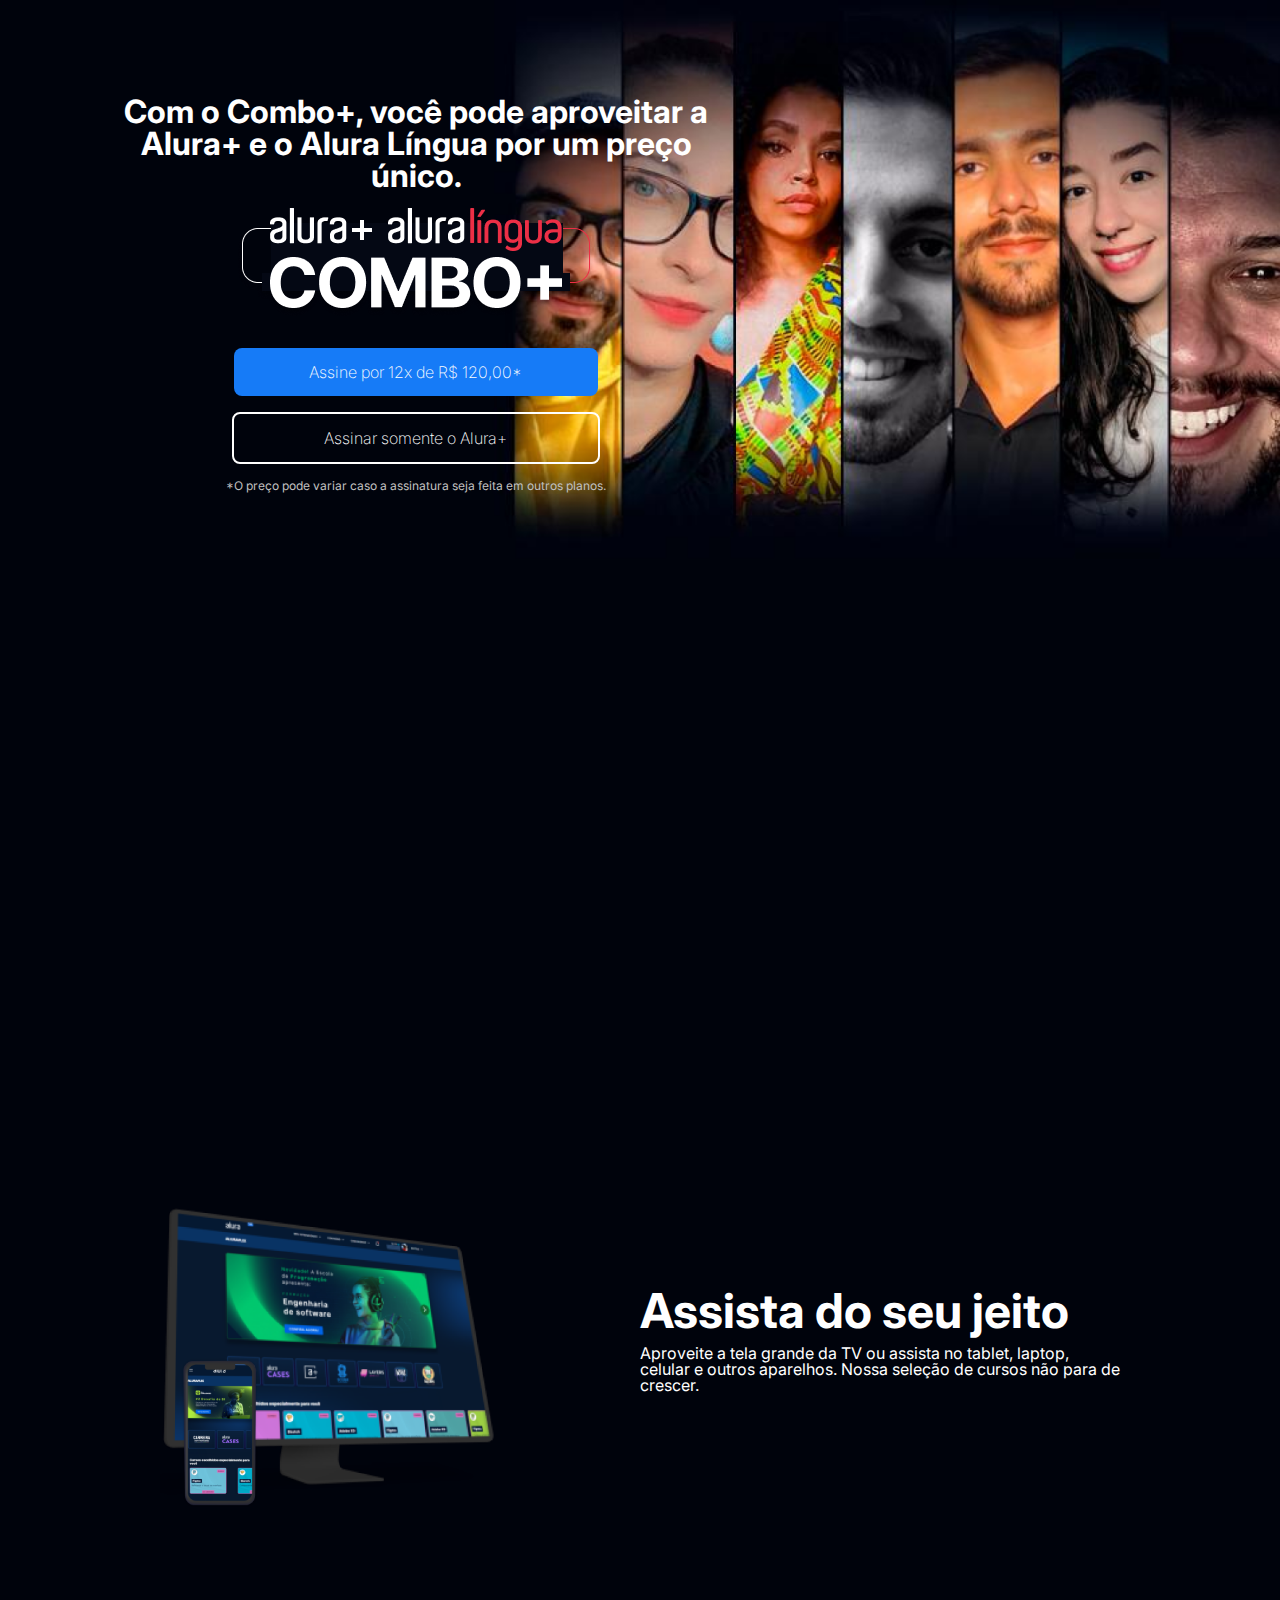
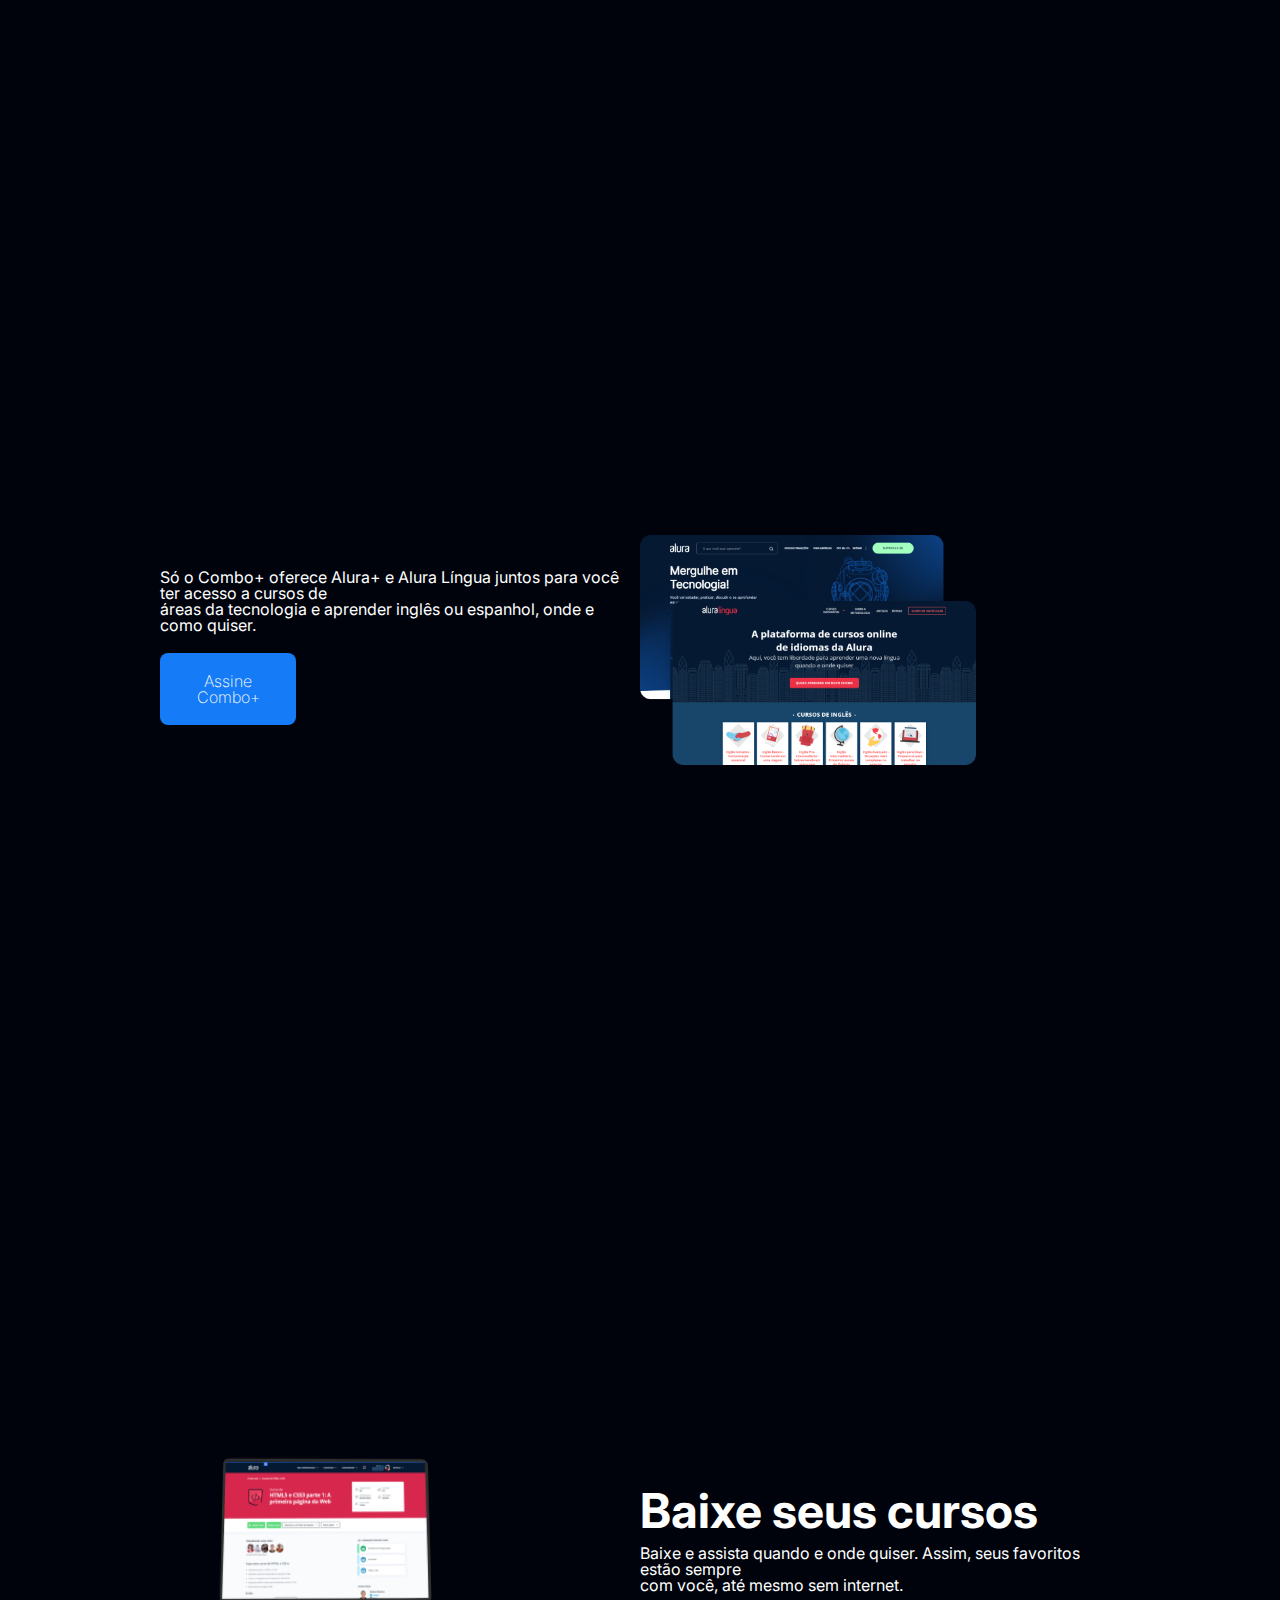
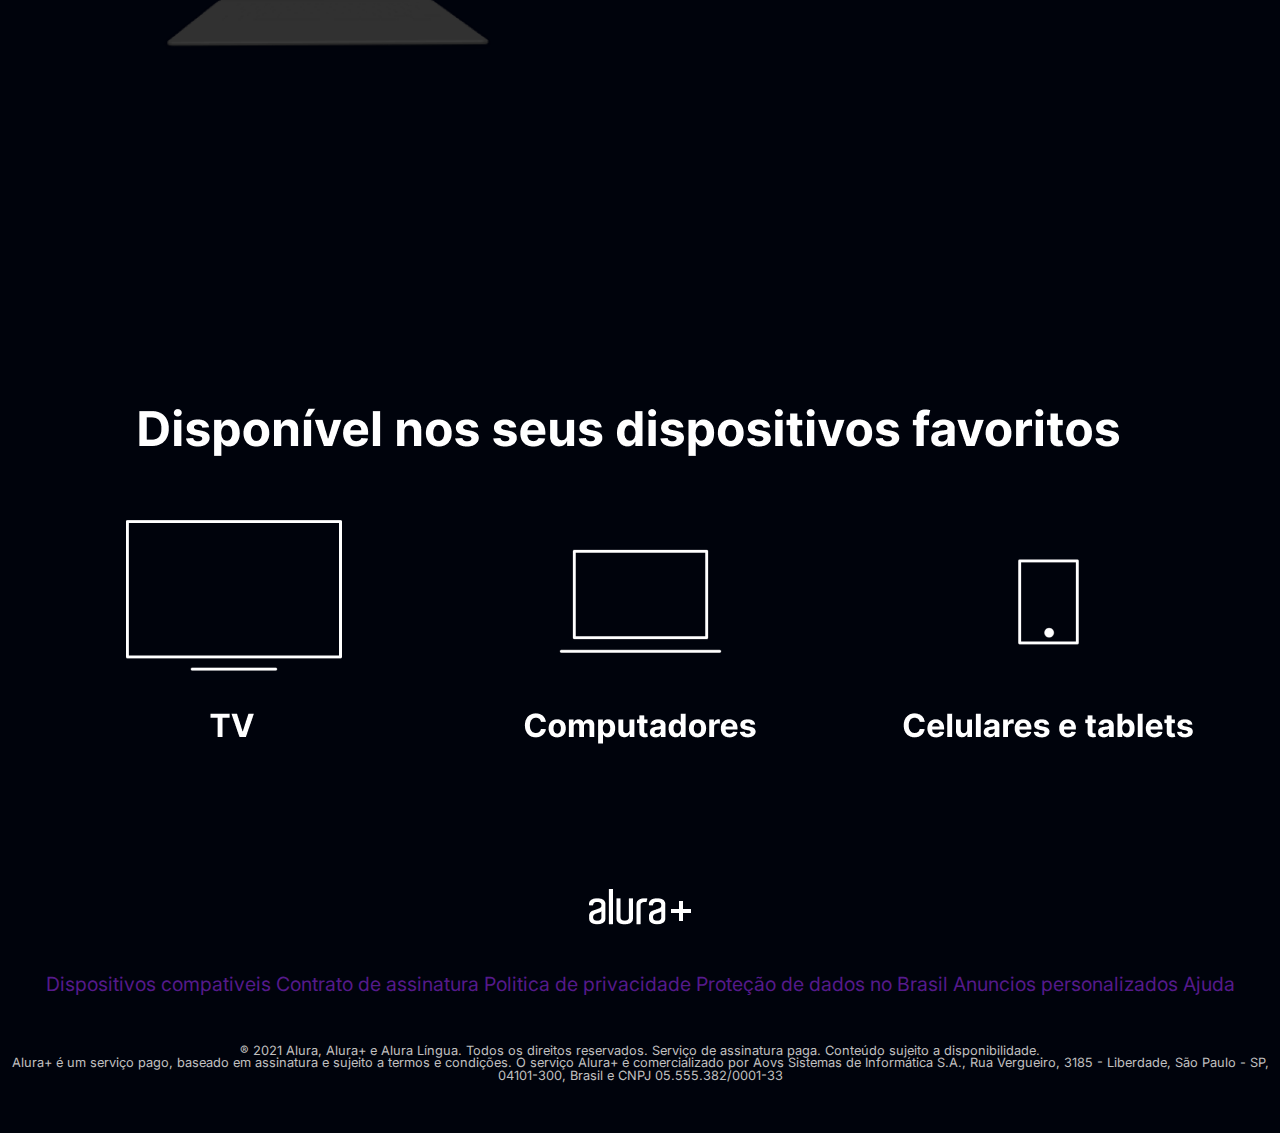
<file: aluraPlus/index.html>
<!DOCTYPE html>
<html lang="en">
<head>
    <meta charset="UTF-8">
    <meta http-equiv="X-UA-Compatible" content="IE=edge">
    <meta name="viewport" content="width=device-width, initial-scale=1.0">
    <link rel="stylesheet" href="./Style/reset.css">
    <link rel="stylesheet" href="./Style/style.css">
    <link rel="preconnect" href="https://fonts.googleapis.com">
<link rel="preconnect" href="https://fonts.gstatic.com" crossorigin>
<link href="https://fonts.googleapis.com/css2?family=Inter:wght@400;700&display=swap" rel="stylesheet">
    <title>AluraFlix</title>
</head>
<body>
    <header>
    </header>
    <main>
        <section class="container cabecalho">
            <div class="container__elementos">
                <h1 class="cabecalho__titulo">Com o Combo+, você pode aproveitar a Alura+ e o Alura Língua por um preço único.</h1>
                <img class="cabecalho__imagem" src="./Assets/Combo.png" alt="Logo AluraFlix">
                <a class="cabecalho__botao" href="#">Assine por 12x de R$ 120,00*</a>
                <a class="cabecalho__botao botao__secundario"href="">Assinar somente o Alura+</a>
                <p class="cabecalho__aviso">*O preço pode variar caso a assinatura seja feita em outros planos.</p>
            </div>    
        </section>
      

        
         <section class="container secundario">
            <img class="secundario__imagem" src="./Assets/Plataformas.png" alt="Monitor e celular com alura plus">
            <div class="container__descricao">
                <h2 class="descricao__titulo">Assista do seu jeito</h2>
                <p class="descricao__paragrafo">
                    Aproveite a tela grande da TV ou assista no tablet, laptop, 
                    celular e outros aparelhos. Nossa seleção de cursos não para de crescer.
                </p>
            </div>
         </section>


         <section class="container secundario">
             <div class="container__descricao  terceiro_containe">
                 <p class="descricao__paragrafo">
                    Só o Combo+ oferece Alura+ e Alura Língua juntos para você ter acesso a cursos de <br>
                    áreas da tecnologia e aprender inglês ou espanhol, onde e como quiser.
                 </p>
                 <a class="cabecalho__botao terceiro_container_botao" href="#">Assine Combo+</a>
             </div>
            <img class="secundario__imagem" src="./Assets/Telas.png" alt="Monitor e celular com alura plus">
         </section>

            
         <section class="container secundario">
            <img class="secundario__imagem" src="./Assets/Notebook.png" alt="Monitor e celular com alura plus">
            <div class="container__descricao">
                <h2 class="descricao__titulo">Baixe seus cursos</h2>
                <p class="descricao__paragrafo">
                    Baixe e assista quando e onde quiser. Assim, seus favoritos estão sempre <br>
                    com você, até mesmo sem internet.
                </p>
            </div>
         </section>
         <section class="dispositivos">
           
                 <img src="./Assets/Group 27.png" alt="">
       
         </section>

        <footer class="footer_page">
            <img src="./Assets/Logo.png" alt="">
            <section class="botoesfinais">
                <a href="">Dispositivos compativeis</a>
                <a href="">Contrato de assinatura</a>
                <a href="">Politica de privacidade</a>
                <a href="">Proteção de dados no Brasil</a>
                <a href="">Anuncios personalizados</a>
                <a href="">Ajuda</a>
            </section>
            <section class="textosfinais">
                <p>® 2021 Alura, Alura+ e Alura Língua. Todos os direitos reservados. Serviço de assinatura paga. Conteúdo sujeito a disponibilidade.</p>
                <p>                    Alura+ é um serviço pago, baseado em assinatura e sujeito a termos e condições. O serviço Alura+ é comercializado por Aovs Sistemas de Informática S.A., Rua Vergueiro, 3185 - Liberdade, São Paulo - SP, 04101-300, Brasil e CNPJ 05.555.382/0001-33</p>
            </section>
        </footer>
        </main>
        
    </body>
</html>
</file>
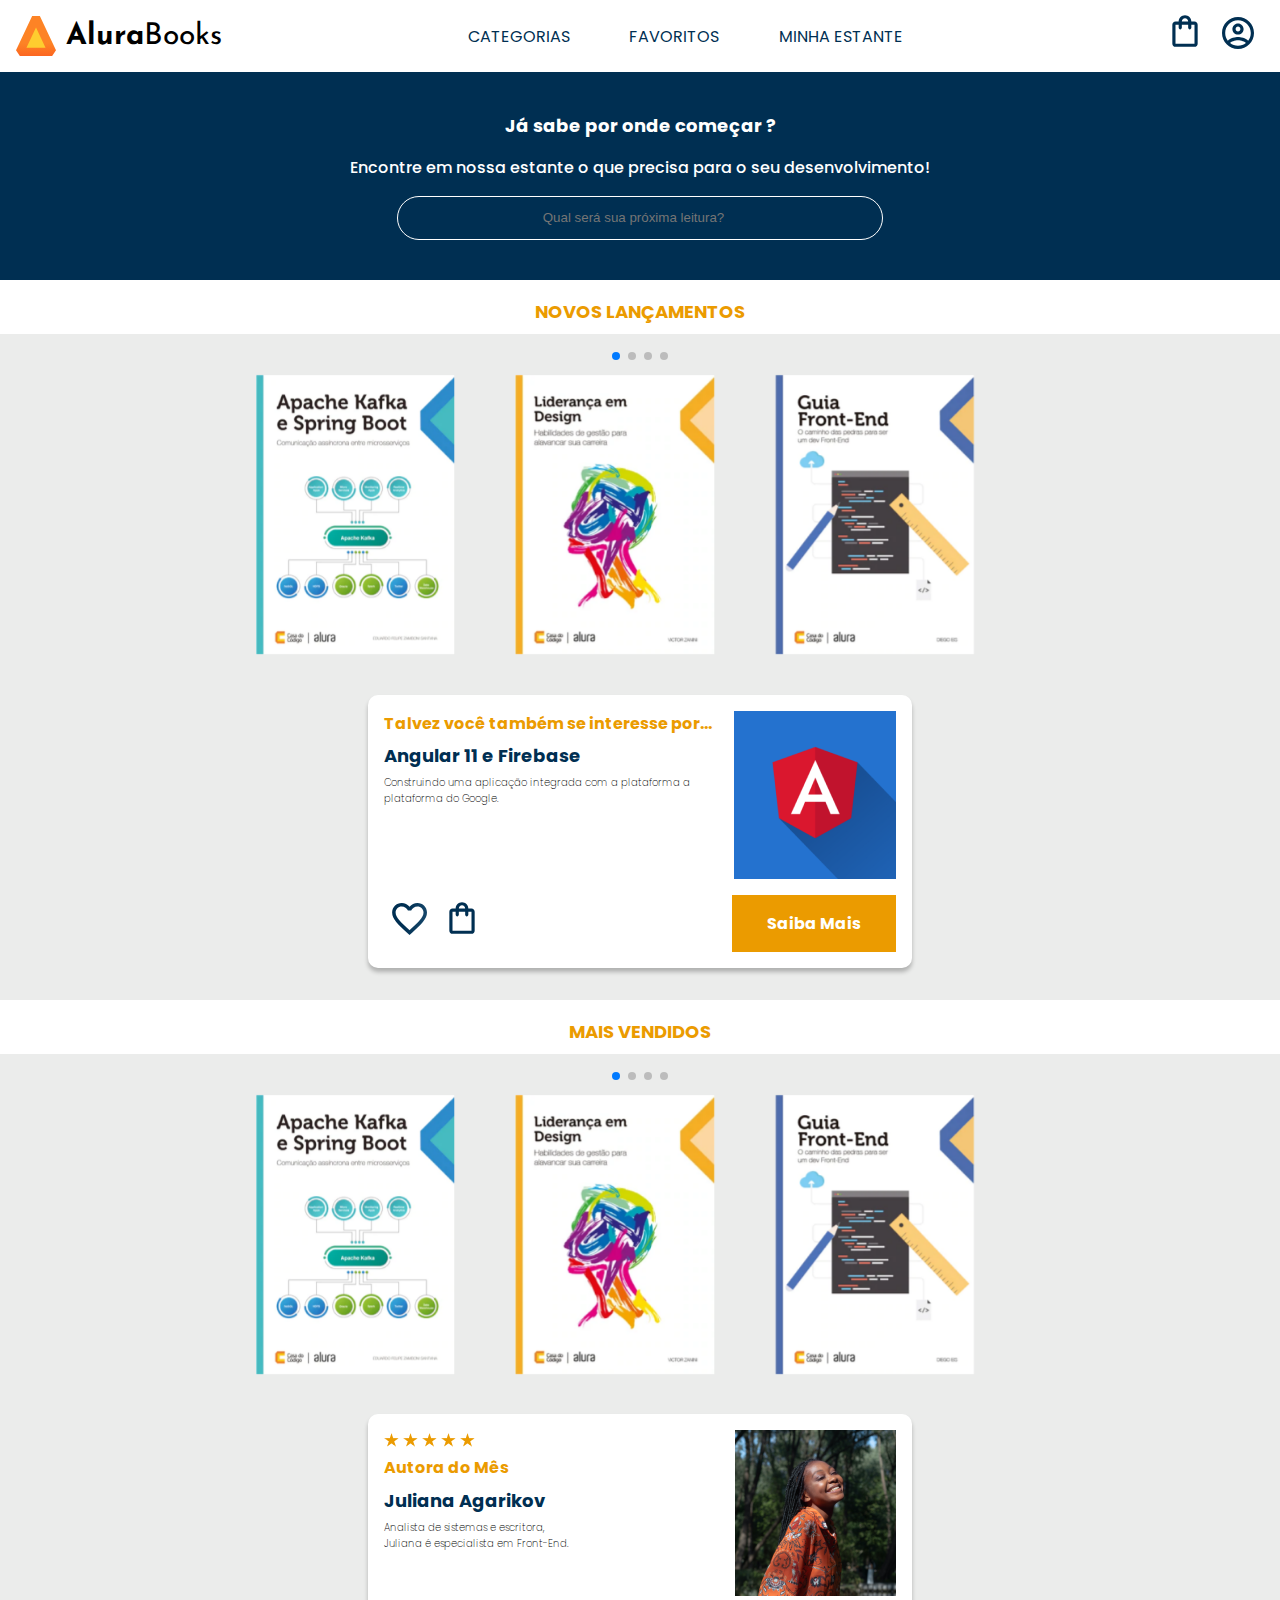
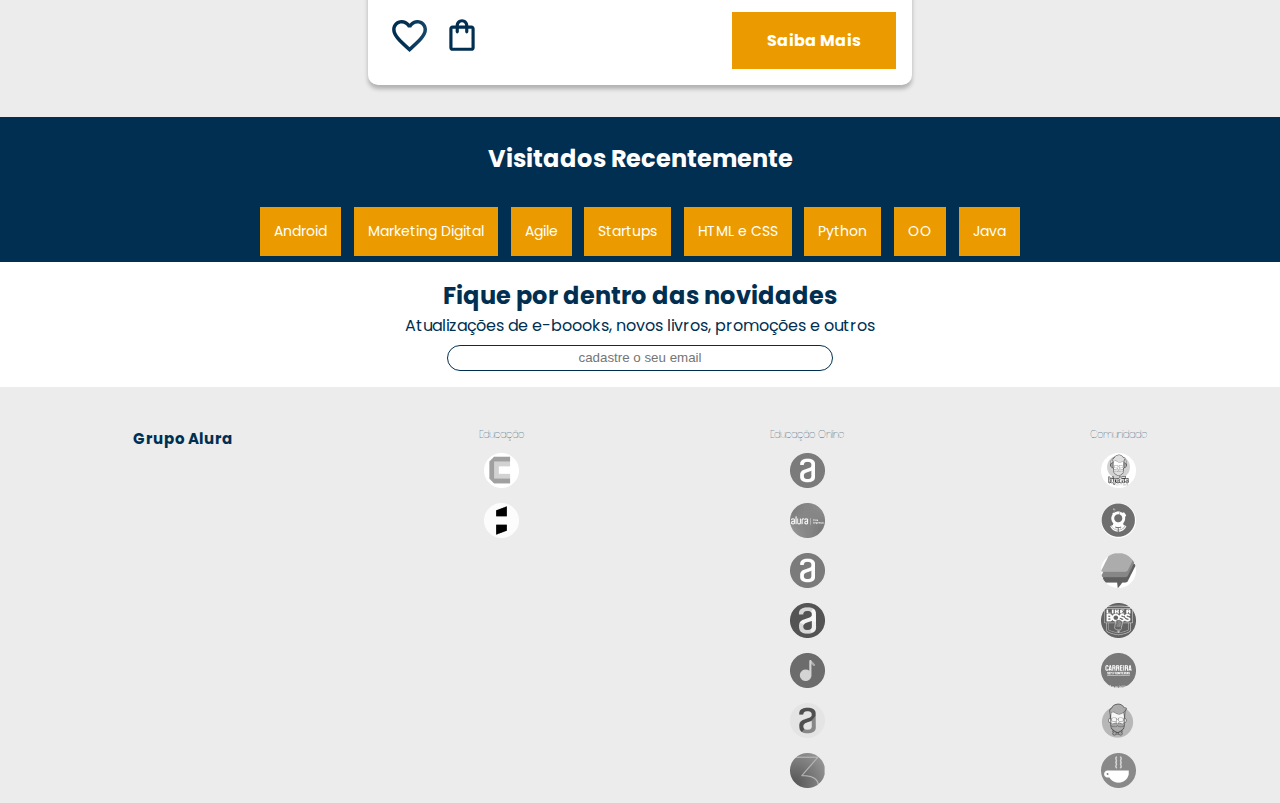
<file: projetoAluraBooks/index.html>
<!DOCTYPE html>
<html lang="en">
<head>
    <meta charset="UTF-8">
    <meta http-equiv="X-UA-Compatible" content="IE=edge">
    <meta name="viewport" content="width=device-width, initial-scale=1.0">
    <link rel="stylesheet" href="https://cdn.jsdelivr.net/npm/swiper@8/swiper-bundle.min.css"/>
    <link rel="stylesheet" href="./style/style.css">
  
    <title>AluraBooks</title>
</head>
<body>
    <header class="cabecalho">
        
        <div class="container__left ">
            <input type="checkbox" id = "menu" class="container__botao">
            <label for="menu" class="cabecalho__image">
                <span class="cabecalho__menu-hamburguer"></span>
            </label>

            <ul class="lista-menu">
                <li class="lista-menu__titulo">Categorias</li>
                <li class="lista-menu__item">
                    <a href="#" class="lista-menu__link">Programação</a>
                </li>
                <li class="lista-menu__item">
                    <a href="#" class="lista-menu__link">Front-end</a>
                </li>
                <li class="lista-menu__item">
                    <a href="#" class="lista-menu__link">Infraestrutura</a>
                </li>
                <li class="lista-menu__item">
                    <a href="#" class="lista-menu__link">Bussines</a>
                </li>
                <li class="lista-menu__item">
                    <a href="#" class="lista-menu__link">Design & Ux</a>
                </li>
            </ul>

                <img class="container__img" src="./assets/Logo.svg" alt=" Logo AluraBooks">
                <h1 class="container__titulo" class="containet__titulo--negrito"><b>Alura</b>Books</h1>
            </div>

            <ul class="opcoes">
                <label for="opcoes-menu">
                    <input type="checkbox" class="opcoes__botao">
                    <li class="opcoes__lista__link">Categorias</li> 
                </label>
                <ul class="lista-menu">
                    <li class="lista-menu__item">
                        <ahref="#" class="lista-menu__link">Programação</a>
                    </li>
                    <li class="lista-menu__item">
                        <a href="#" class="lista-menu__link">Front-end</a>
                    </li>
                    <li class="lista-menu__item">
                        <a href="#" class="lista-menu__link">Infraestrutura</a>
                    </li>
                    <li class="lista-menu__item">
                        <a href="#" class="lista-menu__link">Bussines</a>
                    </li>
                    <li class="lista-menu__item">
                        <a href="#" class="lista-menu__link">Design & Ux</a>
                    </li>
                </ul>





                <li class="opcoes__lista"><a href="#" class="opcoes__lista__link">Favoritos</a></li>  
                <li class="opcoes__lista"><a href="#" class="opcoes__lista__link">Minha estante</a></li>   
        
    
            </ul>

            <div class="container__right ">
                <a class="container__img coracao" href="#"><img src="./assets/Favoritos.svg" alt="LogoFavoritos"></a>
                <a class="container__img" href="#"><img src="./assets/Compras.svg" alt="Carrinho de compras"></a>
                <a class="container__img" href="#"><img src="./assets/Usuario.svg" alt="Menu perfil"></a>
        </div>
    </header>
    <section class="banner">
        <h2 class="banner__titulo">Já sabe por onde começar ?</h2>
        <p class="banner__texto">Encontre em nossa estante o que precisa para o seu desenvolvimento!</p>
        <input type="search" class="banner__pesquisa" placeholder="Qual será sua próxima leitura?">
    </section>
    <section class="carrossel">
        <h2 class="carrossel__titulo">Novos Lançamentos</h2>

        <!-- Slider main container -->
    <div class="swiper">
    <div class="swiper-pagination"></div>
    <!-- Additional required wrapper -->
    <div class="swiper-wrapper">
      <!-- Slides -->
      <div class="swiper-slide"><img src="assets/ApacheKafka.png" alt="Livro Kafka"></div>
      <div class="swiper-slide"><img src="assets/Liderança.png" alt="Livro Liderança"></div>
      <div class="swiper-slide"><img src="assets/Guia Front-end.png" alt="Livro guia Front-end"></div>
      <div class="swiper-slide"><img src="assets/Guia Front-end.png" alt="Livro guia Front-end"></div>
      <div class="swiper-slide"><img src="assets/Guia Front-end.png" alt="Livro guia Front-end"></div>
      <div class="swiper-slide"><img src="assets/Portugol.png" alt="Livro Portugol"></div>
    
     
    </div>
    <!-- If we need pagination -->
    </div>
  
    <div class="card angular">
        <div class="card__descricao">
            <div class="descricao">
                <h3 class="descricao__titulo">Talvez você também se interesse por...</h3>
                <h2 class="descricao__titulo-livro">Angular 11 e Firebase</h2>
                <p class="descricao__texto">Construindo uma aplicação integrada com 
                    a plataforma a plataforma do Google.
                </p>
            </div>
            <img src="assets/Angular.png" alt="imagem com o logo angular">
        </div>
    
        <div class="card__botoes">

            <ul class="botoes">
                <li class="botoes__item"><img src="assets/Favoritos.svg" alt=""></li>
                <li class="botoes__item"><img src="assets/Compras.svg" alt=""></li>
            </ul>

            <a href="#" class="botoes__ancora">Saiba Mais</a>
        </div>
    
    </div>
    </section>
    <section class="carrossel">
        <h2 class="carrossel__titulo">Mais Vendidos</h2>

        <!-- Slider main container -->
    <div class="swiper">
    <div class="swiper-pagination"></div>
    <!-- Additional required wrapper -->
    <div class="swiper-wrapper">
      <!-- Slides -->
      <div class="swiper-slide"><img src="assets/ApacheKafka.png" alt="Livro Kafka"></div>
      <div class="swiper-slide"><img src="assets/Liderança.png" alt="Livro Liderança"></div>
      <div class="swiper-slide"><img src="assets/Guia Front-end.png" alt="Livro guia Front-end"></div>
      <div class="swiper-slide"><img src="assets/Guia Front-end.png" alt="Livro guia Front-end"></div>
      <div class="swiper-slide"><img src="assets/Guia Front-end.png" alt="Livro guia Front-end"></div>
      <div class="swiper-slide"><img src="assets/Portugol.png" alt="Livro Portugol"></div>
    
     
    </div>
    <!-- If we need pagination -->
    </div>
  
    <div class="card">
        <div class="card__descricao">
            <div class="descricao">
                <img src="assets/Estrelinhas.png" alt="Imagem contendo 5 estrelas" class="estrelas">
                <h3 class="descricao__titulo">Autora do Mês</h3>
                <h2 class="descricao__titulo-livro">Juliana Agarikov</h2>
                <p class="descricao__texto">Analista de sistemas e escritora, <br>
                    Juliana é especialista em Front-End. 
                </p>
            </div>
            <img src="assets/Perfil-escritora 1-1.png" alt="imagem com o logo angular">
        </div>
    
        <div class="card__botoes">

            <ul class="botoes">
                <li class="botoes__item"><img src="assets/Favoritos.svg" alt=""></li>
                <li class="botoes__item"><img src="assets/Compras.svg" alt=""></li>
            </ul>

            <a href="#" class="botoes__ancora">Saiba Mais</a>
        </div>
    
    </div>
    </section>

    <section class="topicos">
        <h2 class="topicos__titulo">Visitados Recentemente</h2>
        <ul class="topicos__lista">
            <li class="topicos__item">Android</li>
            <li class="topicos__item">Marketing Digital</li>
            <li class="topicos__item">Agile</li>
            <li class="topicos__item">Startups</li>
            <li class="topicos__item">HTML e CSS</li>
            <li class="topicos__item">Python</li>
            <li class="topicos__item">OO</li>
            <li class="topicos__item">Java</li>


        </ul>
    </section>
    <hr/>
    <section class="contato">
        <h2 class="contato__titulo">Fique por dentro das novidades
        </h2>
        <p class="contato_texto">Atualizações de e-boooks, novos livros, promoções e outros </p>
        <input type="email" placeholder="cadastre o seu email" class="contato__email">
    </section>
    <footer class="rodape">
        <h2 class="grupo_alura">Grupo Alura</h2>
        <ul class="lista-rodape">
            <li class="lista-rodape__titulo">Educação</li>
            <li class="lista-rodape__item">
                <img src="assets/CasaDoCodigo.png" alt="">
            </li>
            <li class="lista-rodape__item">
                <img src="assets/Caelum.png" alt="">
            </li>
        </ul>

        <ul class="lista-rodape">
            <li class="lista-rodape__titulo">Educação Online</li>
            <li class="lista-rodape__item">
                <img src="assets/Alura.png" alt="">
            </li>
            <li class="lista-rodape__item">
                <img src="assets/AluraEmpresas.png" alt="">
            </li>
            <li class="lista-rodape__item"><img src="assets/AluraLatam.png" alt=""></li>
            <li class="lista-rodape__item"><img src="assets/AluraStart.png" alt=""></li>
            <li class="lista-rodape__item"><img src="assets/MusicDot.png" alt=""></li>
            <li class="lista-rodape__item"><img src="assets/AluraLingua.png" alt=""></li>
            <li class="lista-rodape__item"><img src="assets/PM3.png" alt=""></li>
        </ul>

        
        <ul class="lista-rodape">
            <li class="lista-rodape__titulo">Comunidade</li>
            <li class="lista-rodape__item">
                <img src="assets/HipstersTech.png" alt="">
            </li>
            <li class="lista-rodape__item">
                <img src="assets/Scuba.png" alt="">
            </li>
            <li class="lista-rodape__item"><img src="assets/Layers.png" alt=""></li>
            <li class="lista-rodape__item"><img src="assets/LikeABoss.png" alt=""></li>
            <li class="lista-rodape__item"><img src="assets/CarreiraSemFronteira.png" alt=""></li>
            <li class="lista-rodape__item"><img src="assets/HipstersJobs.png" alt=""></li>
            <li class="lista-rodape__item"><img src="assets/GUJ.png" alt=""></li>
        </ul>
    </footer>


    <script src="https://cdn.jsdelivr.net/npm/swiper@8/swiper-bundle.min.js"></script>
    <script>
        const swiper = new Swiper('.swiper', {
        spaceBetween: 10,
        slidesPerView: 3,
        pagination: {
            el: '.swiper-pagination',
            type: 'bullets',
         },
        });

    </script>
</body>
</html>
</file>
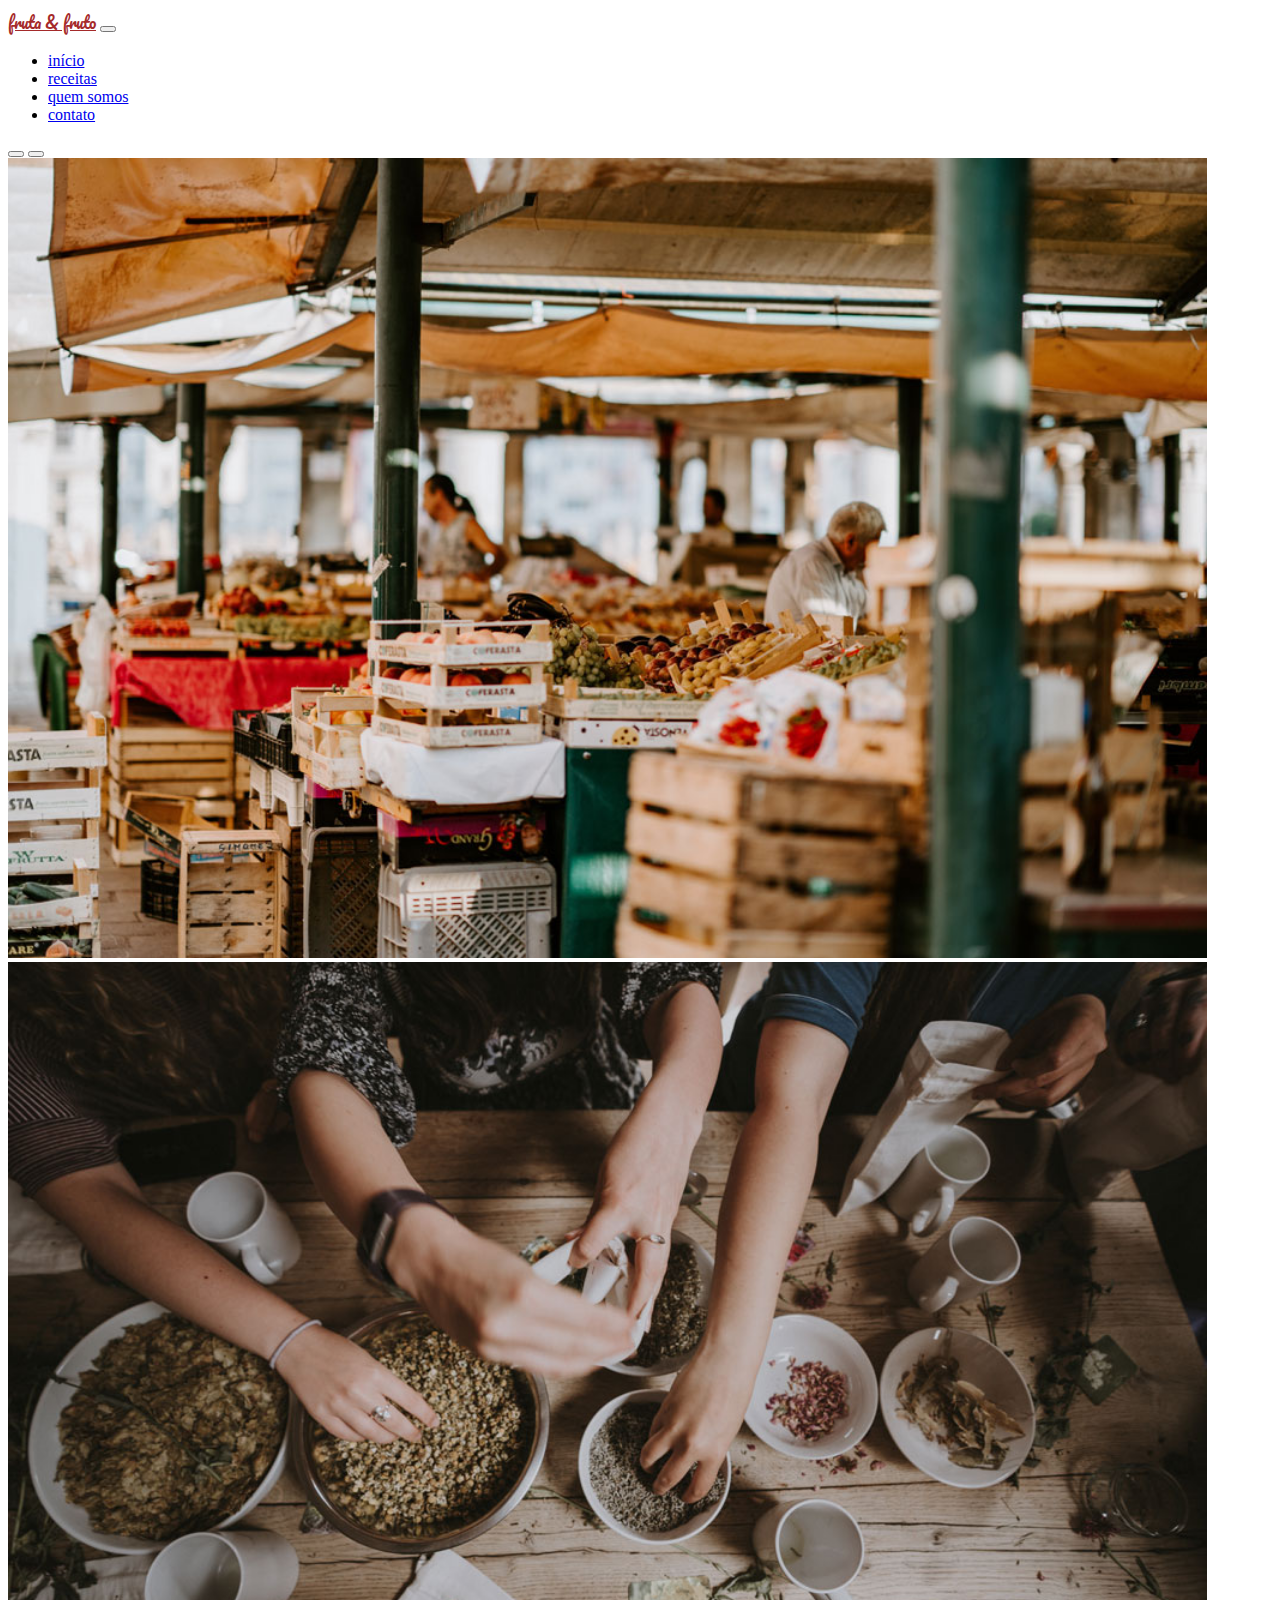
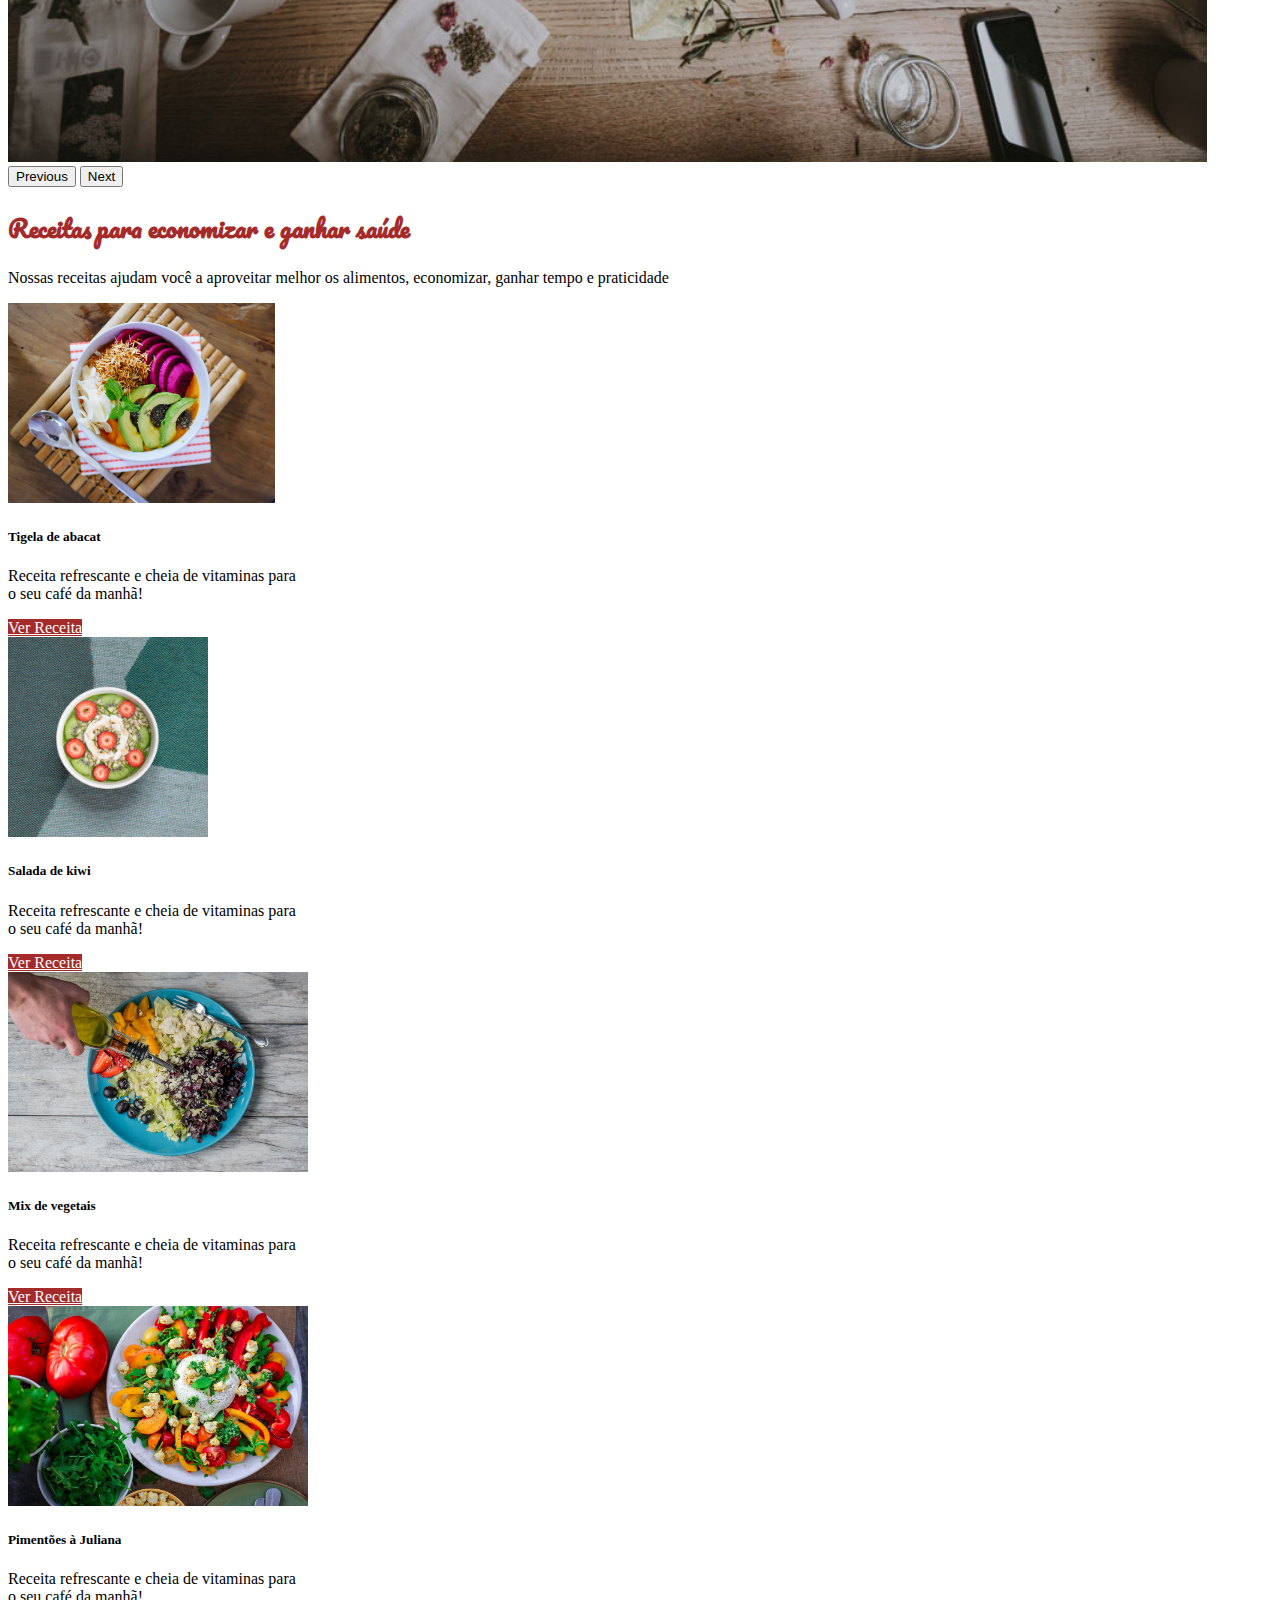
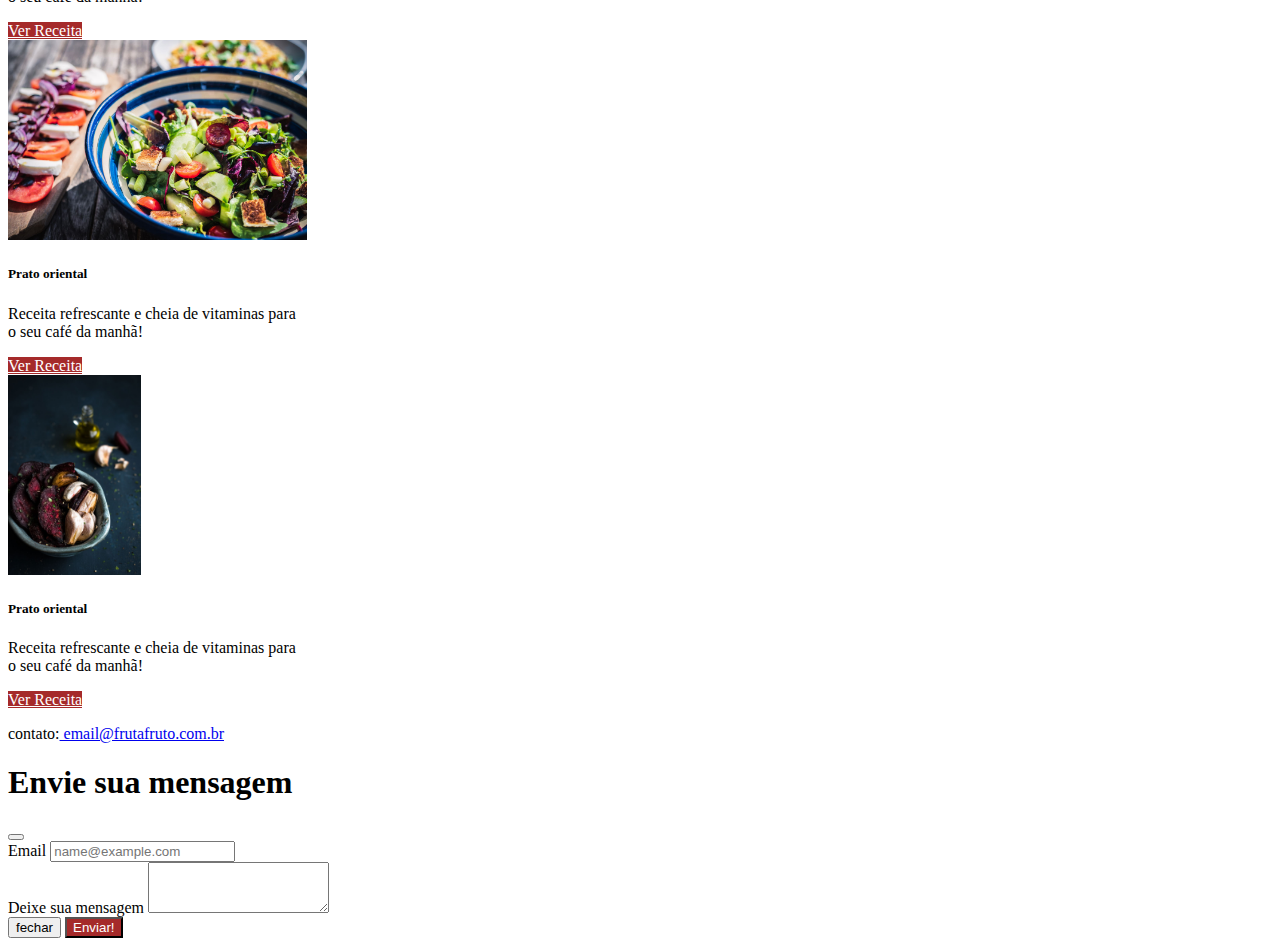
<file: estudoBootstrap/projeto-base/index.html>
<!DOCTYPE html>
<html>

<head>
  <meta charset="utf-8">
  <meta name="viewport" content="width=device-width, initial-scale=1">
  <title>fruta e fruto</title>


  <link href="https://cdn.jsdelivr.net/npm/bootstrap@5.3.0-alpha1/dist/css/bootstrap.min.css" rel="stylesheet"
    integrity="sha384-GLhlTQ8iRABdZLl6O3oVMWSktQOp6b7In1Zl3/Jr59b6EGGoI1aFkw7cmDA6j6gD" crossorigin="anonymous">
  <link rel="stylesheet" type="text/css" href="src/style.css">



  <link rel="preconnect" href="https://fonts.googleapis.com">
  <link rel="preconnect" href="https://fonts.gstatic.com" crossorigin>
  <link href="https://fonts.googleapis.com/css2?family=Pacifico&display=swap" rel="stylesheet">
</head>

<body>
  <header>
    <title >fruto & fruta</title>
    <nav class="navbar navbar-expand-lg bg-body-tertiary fixed-top">
      <div class="container-fluid  ">
        
        <a class="navbar-brand logo" href="#">fruta & fruto</a>
        <button class="navbar-toggler" type="button" data-bs-toggle="collapse" data-bs-target="#navbarNav"
          aria-controls="navbarNav" aria-expanded="false" aria-label="Toggle navigation">
          <span class="navbar-toggler-icon"></span>
        </button>

        <div class="collapse navbar-collapse justify-content-end" id="navbarNav">
          <ul class="navbar-nav">
            <li class="nav-item">
              <a class="nav-link active" aria-current="page" href="#">início</a>
            </li>
            <li class="nav-item">
              <a class="nav-link" href="#">receitas</a>
            </li>
            <li class="nav-item">
              <a class="nav-link" href="#">quem somos</a>
            </li>
            <li class="nav-item">
              <a class="nav-link" data-bs-toggle="modal" data-bs-target="#modal-contato" href="#">contato</a>
            </li>

          </ul>
        </div>
      </div>
    </nav>
  </header>


  <main>
    <section>
      <div id="carouselExampleIndicators" class="carousel slide">
        <div class="carousel-indicators">
          <button type="button" data-bs-target="#carouselExampleIndicators" data-bs-slide-to="0" class="active"
            aria-current="true" aria-label="Slide 1"></button>
          <button type="button" data-bs-target="#carouselExampleIndicators" data-bs-slide-to="1"
            aria-label="Slide 2"></button>

        </div>
        <div class="carousel-inner">
          <div class="carousel-item active ">
            <img src="src/img/carrossel-img1.jpg" class="d-block w-100 imagem__carousel" alt="...">
          </div>
          <div class="carousel-item ">
            <img src="src/img/carrossel-img2.jpg" class="d-block w-100 imagem__carousel" alt="...">
          </div>

        </div>
        <button class="carousel-control-prev" type="button" data-bs-target="#carouselExampleIndicators"
          data-bs-slide="prev">
          <span class="carousel-control-prev-icon" aria-hidden="true"></span>
          <span class="visually-hidden">Previous</span>
        </button>
        <button class="carousel-control-next" type="button" data-bs-target="#carouselExampleIndicators"
          data-bs-slide="next">
          <span class="carousel-control-next-icon" aria-hidden="true"></span>
          <span class="visually-hidden">Next</span>
        </button>
      </div>
    </section>



    <h2 class="text-center fonte-titulo pt-5">Receitas para economizar e ganhar saúde</h2>
    <p class="text-center pt-2">Nossas receitas ajudam você a aproveitar melhor os alimentos, economizar, ganhar tempo e
      praticidade</p>

    <section class="containe-fluid bg-light">
      <div class="row justify-content-md-center">
      <div class="card borda-card  p-0 m-4 col-md-4" >
        <img class ="card-posicao-img" src="src/img/receita-abacate.jpg" class="card-img-top" alt="tigela com salada de abacate, vista superior">
        <div class="card-body">
          <h5 class="card-title">Tigela de abacat</h5>
          <p class="card-text">Receita refrescante e cheia de vitaminas para o seu café da manhã!</p>
          <a href="#" class="btn btn-detalhes">Ver Receita</a>
        </div>
      </div>

      <div class="card borda-card  p-0 m-4 col-md-4" >
        <img class ="card-posicao-img" src="src/img/receita-kiwi.jpg" class="card-img-top" alt="tigela de mingau com kiwi, vista superior">
        <div class="card-body">
          <h5 class="card-title">Salada de kiwi</h5>
          <p class="card-text">Receita refrescante e cheia de vitaminas para o seu café da manhã!</p>
          <a href="#" class="btn btn-detalhes">Ver Receita</a>
        </div>
      </div>

      <div class="card borda-card  p-0   m-4 col-md-4" >
        <img class ="card-posicao-img" src="src/img/receita-mix.jpg" class="card-img-top"
          alt="prato com mix de vegetais e mão de pessoa adicionando azeite, vista superior">
        <div class="card-body">
          <h5 class="card-title">Mix de vegetais</h5>
          <p class="card-text">Receita refrescante e cheia de vitaminas para o seu café da manhã!</p>
          <a href="#" class="btn btn-detalhes">Ver Receita</a>
        </div>
      </div>

      <div class="card borda-card   p-0 m-4 col-md-4" >
        <img class ="card-posicao-img" src="src/img/receita-pimentoes.jpg"
          alt="prato de salada de pimentões com alguns ingredientes ao lado, vista superior" class="card-img-top">
        <div class="card-body">
          <h5 class="card-title">Pimentões à Juliana</h5>
          <p class="card-text">Receita refrescante e cheia de vitaminas para o seu café da manhã!</p>
          <a href="#" class="btn btn-detalhes">Ver Receita</a>
        </div>
      </div>

      <div class="card borda-card  p-0 m-4 col-md-4" >
        <img  class ="card-posicao-img"src="src/img/receita-oriental.jpg" alt="tigela com salada de vegetais estilo oriental, vista de cima"
          class="card-img-top">
        <div class="card-body">
          <h5 class="card-title">Prato oriental</h5>
          <p class="card-text">Receita refrescante e cheia de vitaminas para o seu café da manhã!</p>
          <a href="#" class="btn btn-detalhes">Ver Receita</a>
        </div>
      </div>

      <div class="card borda-card  p-0 m-4 col-md-4" >
        <img class ="card-posicao-img" src="src/img/receita-beterrabas.jpg"
          alt="tigela com beterrabas e dentes de alho assados em primeiro plano, com ingredientes ao fundo"
          class="card-img-top">
        <div class="card-body">
          <h5 class="card-title">Prato oriental</h5>
          <p class="card-text">Receita refrescante e cheia de vitaminas para o seu café da manhã!</p>
          <a href="#" class="btn btn-detalhes">Ver Receita</a>
        </div>
      </div>
      </div>

    </section>

  </main>
<footer class="bg-secondary p-4 text-light text-center">

  <p class="m-0">contato:<a class="text-light"href="mailto:email@frutafruto.com.br"> email@frutafruto.com.br</a></p>

</footer>
  



    
<!-- Modal -->
<div class="modal fade" id="modal-contato" tabindex="-1" aria-labelledby="exampleModalLabel" aria-hidden="true">
  <div class="modal-dialog">
    <div class="modal-content">
      <div class="modal-header">
        <h1 class="modal-title fs-5" id="exampleModalLabel">Envie sua mensagem</h1>
        <button type="button" class="btn-close" data-bs-dismiss="modal" aria-label="Close"></button>
      </div>
      <div class="modal-body">
        
        <form>
        <div class="mb-3">
          <label for="exampleFormControlInput1" class="form-label">Email</label>
          <input type="email" class="form-control" id="exampleFormControlInput1" placeholder="name@example.com">
        </div>
        <div class="mb-3">
          <label for="exampleFormControlTextarea1" class="form-label">Deixe sua mensagem</label>
          <textarea class="form-control" id="exampleFormControlTextarea1" rows="3"></textarea>
        </div>
        </form>
      </div>
      <div class="modal-footer">
        <button type="button" class="btn btn-secondary" data-bs-dismiss="modal">fechar
        </button>
        <button type="button" class="btn btn-detalhes">Enviar!</button>
      </div>
    </div>
  </div>
</div>


  <script src="https://cdn.jsdelivr.net/npm/@popperjs/core@2.11.6/dist/umd/popper.min.js"
    integrity="sha384-oBqDVmMz9ATKxIep9tiCxS/Z9fNfEXiDAYTujMAeBAsjFuCZSmKbSSUnQlmh/jp3"
    crossorigin="anonymous"></script>
  <script src="https://cdn.jsdelivr.net/npm/bootstrap@5.3.0-alpha1/dist/js/bootstrap.min.js"
    integrity="sha384-mQ93GR66B00ZXjt0YO5KlohRA5SY2XofN4zfuZxLkoj1gXtW8ANNCe9d5Y3eG5eD"
    crossorigin="anonymous"></script>
</body>

</html>
</file>
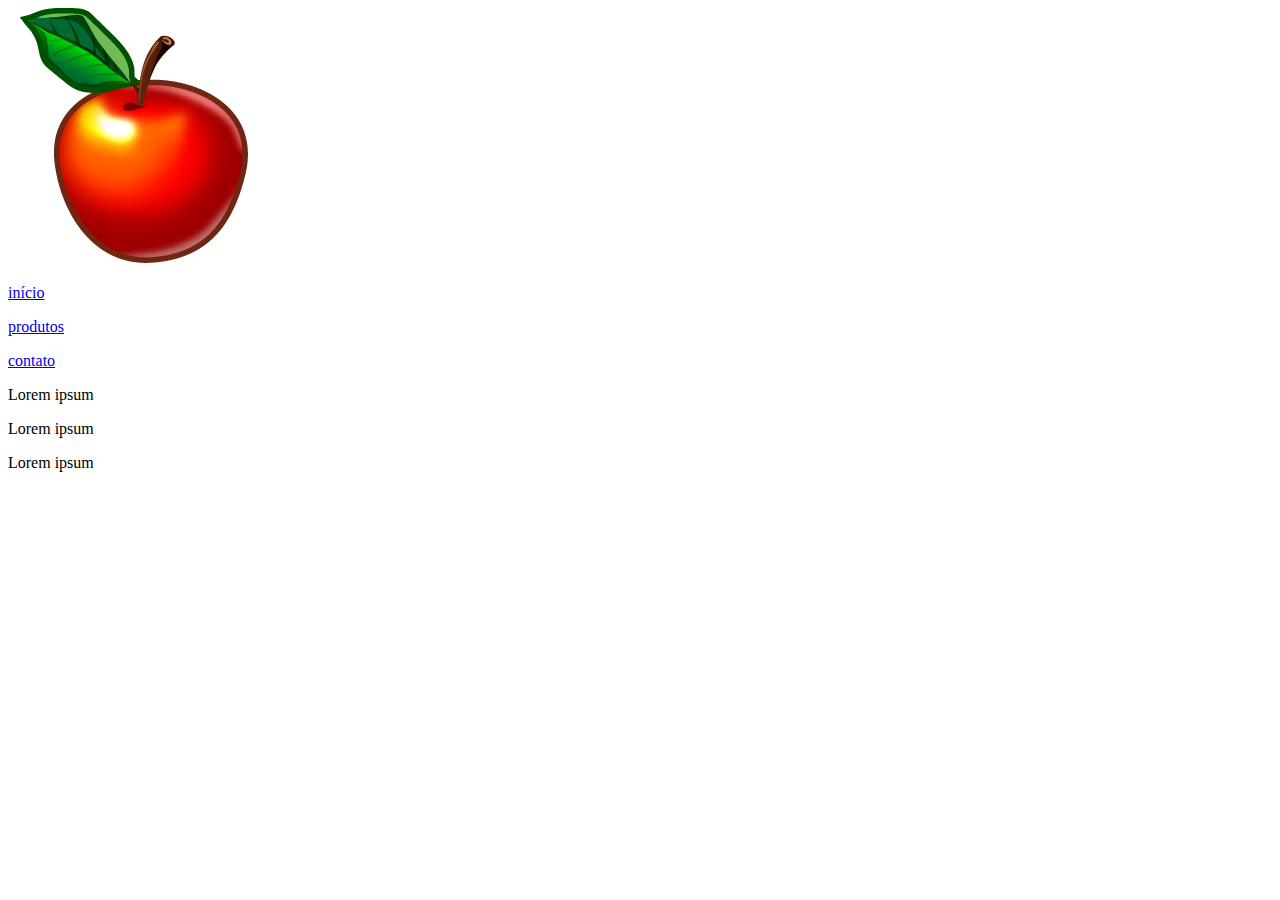
<file: estudoBootstrap/projeto-base/src/semantica-html/html-divs.html>
<!DOCTYPE html>
<html>
<head>
  <meta charset="utf-8">
  <title>meu site</title>
</head>
<body>

  <div class="principal">
    <div class="imagem">
      <img src="apple.png">
    </div>
    <div class="menu">
      <p><a href="#">início</a></p>
      <p><a href="#">produtos</a></p>
      <p><a href="#">contato</a></p>
    </div>
    <div class="textos">
      <div class="texto-um">
        <p>Lorem ipsum</p>
      </div>
      <div class="texto-dois">
        <p>Lorem ipsum</p>
      </div>
      <div class="texto-tres">
        <p>Lorem ipsum</p>
      </div>    
    </div>
  </div>

</body>
</html>
</file>
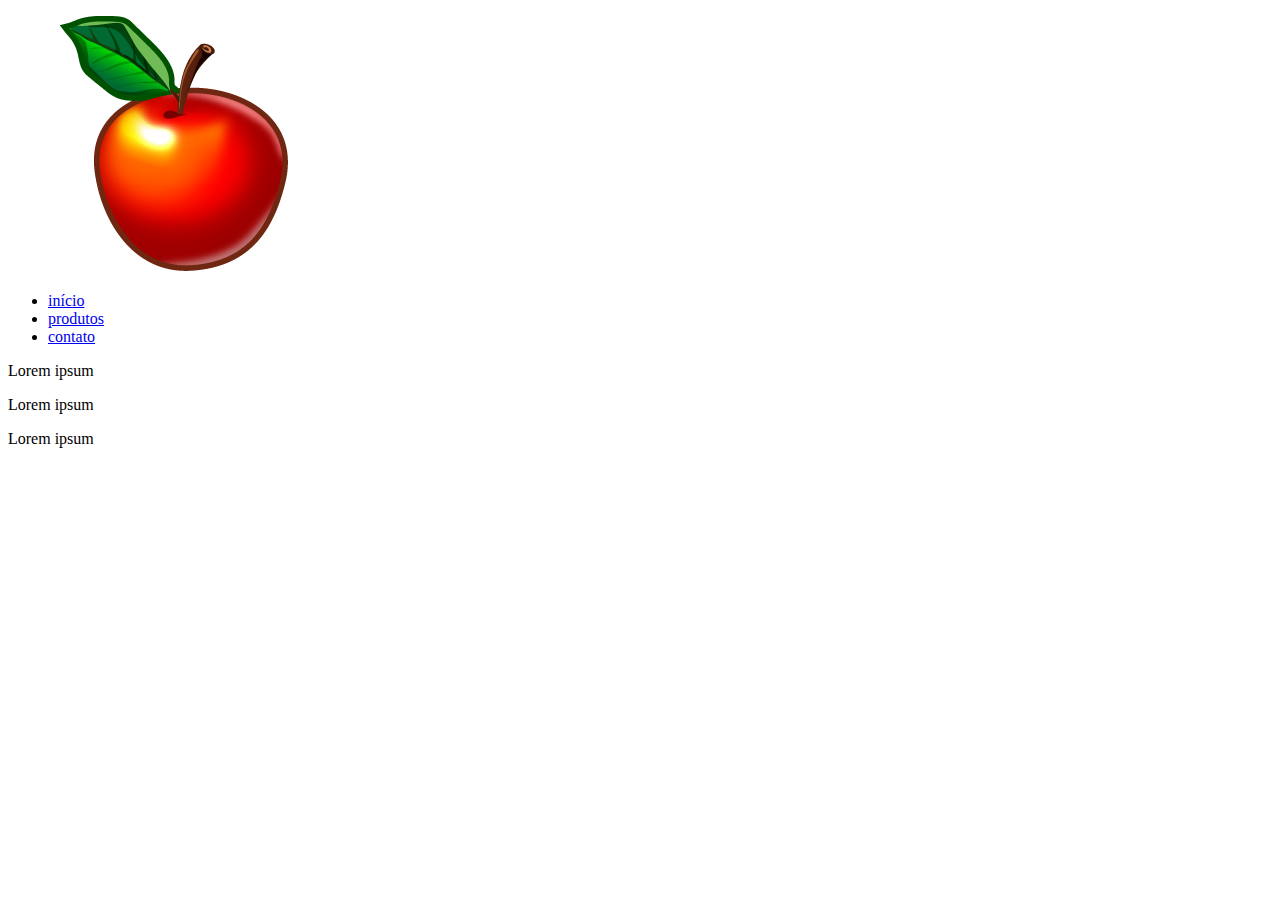
<file: estudoBootstrap/projeto-base/src/semantica-html/html-semantico.html>
<!DOCTYPE html>
<html>
<head>
  <meta charset="utf-8">
  <title>Meu site</title>
</head>
<body>

  <main class="principal">
    <section>
      <figure class="imagem">
        <img src="apple.png" alt="desenho de uma maçã">
      </figure>
      <nav class="menu">
        <ul>
          <li><a href="#">início</a></li>
          <li><a href="#">produtos</a></li>
          <li><a href="#">contato</a></li>
        </ul>
      </nav>
    </section>
    <section class="textos">
      <article class="texto-um">
        <p>Lorem ipsum</p>
      </article>
      <article class="texto-dois">
        <p>Lorem ipsum</p>
      </article>
      <article class="texto-tres">
        <p>Lorem ipsum</p>
      </article>    
    </section>
  </main>

</body>
</html>
</file>
<file: aluraPlus/Style/style.css>
:root {
    --branco-principal : #FFFFFF;
    --cinza-secundario : #c0c0c0;
    --botao-azul: #167bf7;
    --cor-fundo: #00030c;
    --fonte-princial: 'Inter';

}
a{
    text-decoration: none;    
}

body{
    background-color: var(--cor-fundo);
    color: var(--branco-principal);
    font-family: var(--fonte-princial);
}

.cabecalho { 
    /*somente estético*/
    background-image: url("../Assets/Background.png");
    background-position-x: right;
    background-repeat: no-repeat ;
    background-size: contain;
    font-family: var(--fonte-princial);
    font-size: 1rem;
}
.container {
    height: 100vh;
    display: grid;
    grid-template-columns: 50% 50%;
    
}

.cabecalho__titulo{
    font-size: 2rem;
    font-weight: 700;
    width: 100%;
}
.container__elementos{
    width: 100%;
    height: 50%;
    margin: 6em;
    display: flex;
    flex-direction: column;
    justify-content: flex-start;
    align-items: center;
    text-align: center;
}
.cabecalho__imagem{
    margin: 1em 0 2em 0 ;
}
.cabecalho__botao{
    background-color: var(--botao-azul);
    border-radius: 8px;
    padding: 1rem;
    display: block;
    width:52%;
    margin-bottom: 1em;
    color: var(--branco-principal);
    font-weight: 200;
}
.botao__secundario{
    background-color: transparent;
    border: 2px solid var(--branco-principal);
}
.cabecalho__aviso{
    font-size: 0.75rem;
    color: var(--cinza-secundario);
}



.secundario__imagem { 
    width: 70%;
}
.secundario {
    align-items: center;
    margin: 0 10em;
}
.descricao__titulo{
    font-size: 3rem;
    font-weight: 700;
}
.descricao__paragrafo{
    margin-top: 2%;
    font-size: 1rem;
}

.descricao__paragrafo{
    padding-bottom:20px;
}

.terceiro_container_botao {
    width: 20%;
    padding: 20px;
    text-align: center;
}

.dispositivos{
  display: flex;
  justify-content: center;
  align-items: center;
}

.footer_page{
    margin-top: 145px;
    display: flex;
    justify-content: center;
    align-items: center;
    flex-direction: column;
    row-gap: 50px;
    text-align: center;
}
.botoesfinais{
    font-size: 1.22rem;
    font-weight: 400;
    color: var(--branco-principal);
}

.textosfinais{
    font-size: 0.80rem;
    font-weight: 400;
    color: var(--cinza-secundario);
    margin-bottom: 50px;
}
</file>
<file: projetoAluraBooks/style/style.css>
@import url('https://fonts.googleapis.com/css2?family=Poppins:wght@300&display=swap');
@import url('https://fonts.googleapis.com/css2?family=Josefin+Sans:wght@400;700&display=swap');
@import url(header.css);
@import url(carrossel.css);
@import url(banner.css);
@import url(topicos.css);
@import url(contato.css);

:root {
    --cor-de-fundo: #ebeceb;
    --branco:#ffffff;
    --laranja: #eb9b00;
    --gradiente: #002f52;
    --font-secundaria: "Josefin Sans"
}
*{
 margin: 0;
 padding: 0;   
 border: 0;
 text-decoration: none;
 list-style: none;
}


body{
    background-color: var(--cor-de-fundo);
    font-family: 'Poppins', sans-serif;
}


.rodape{    
    margin: 1em;
    font-weight: 100;
    font-size: 10px;
    color: #002f52;
}
.lista-rodape{
    display: none;
}

@media screen and (min-width: 1024px) {
    .rodape{
        display:flex;
        justify-content: space-around;
        margin-top: 4em;
    }
    .lista-rodape{
        display: flex;
        flex-direction: column;
        align-items: center;
        gap: 1em;
    }
}
</file>
<file: estudoBootstrap/projeto-base/src/style.css>
:root{
    --font-primaria : "Pacifico";
}

.logo{
    font-family: var(--font-primaria);
    color: brown;
}

.imagem__carousel { 
    object-fit: cover;
    object-position: 0 80%;
    height: 800px;
}
 

.fonte-titulo{
    font-family: var(--font-primaria);
    color: brown;
}

.btn-detalhes {
    background-color: brown;
    color: white;
}

.borda-card {
    border-color: brown;
    width: 18rem;
}

.card-posicao-img{
    object-fit: cover;
    height: 200px;
}

@media (min-width: 768px) and (max-width: 1199.98px) { 

    .imagem__carousel{
        height: 400px;
        object-position: 0 20%;
    }

 }
</file>
